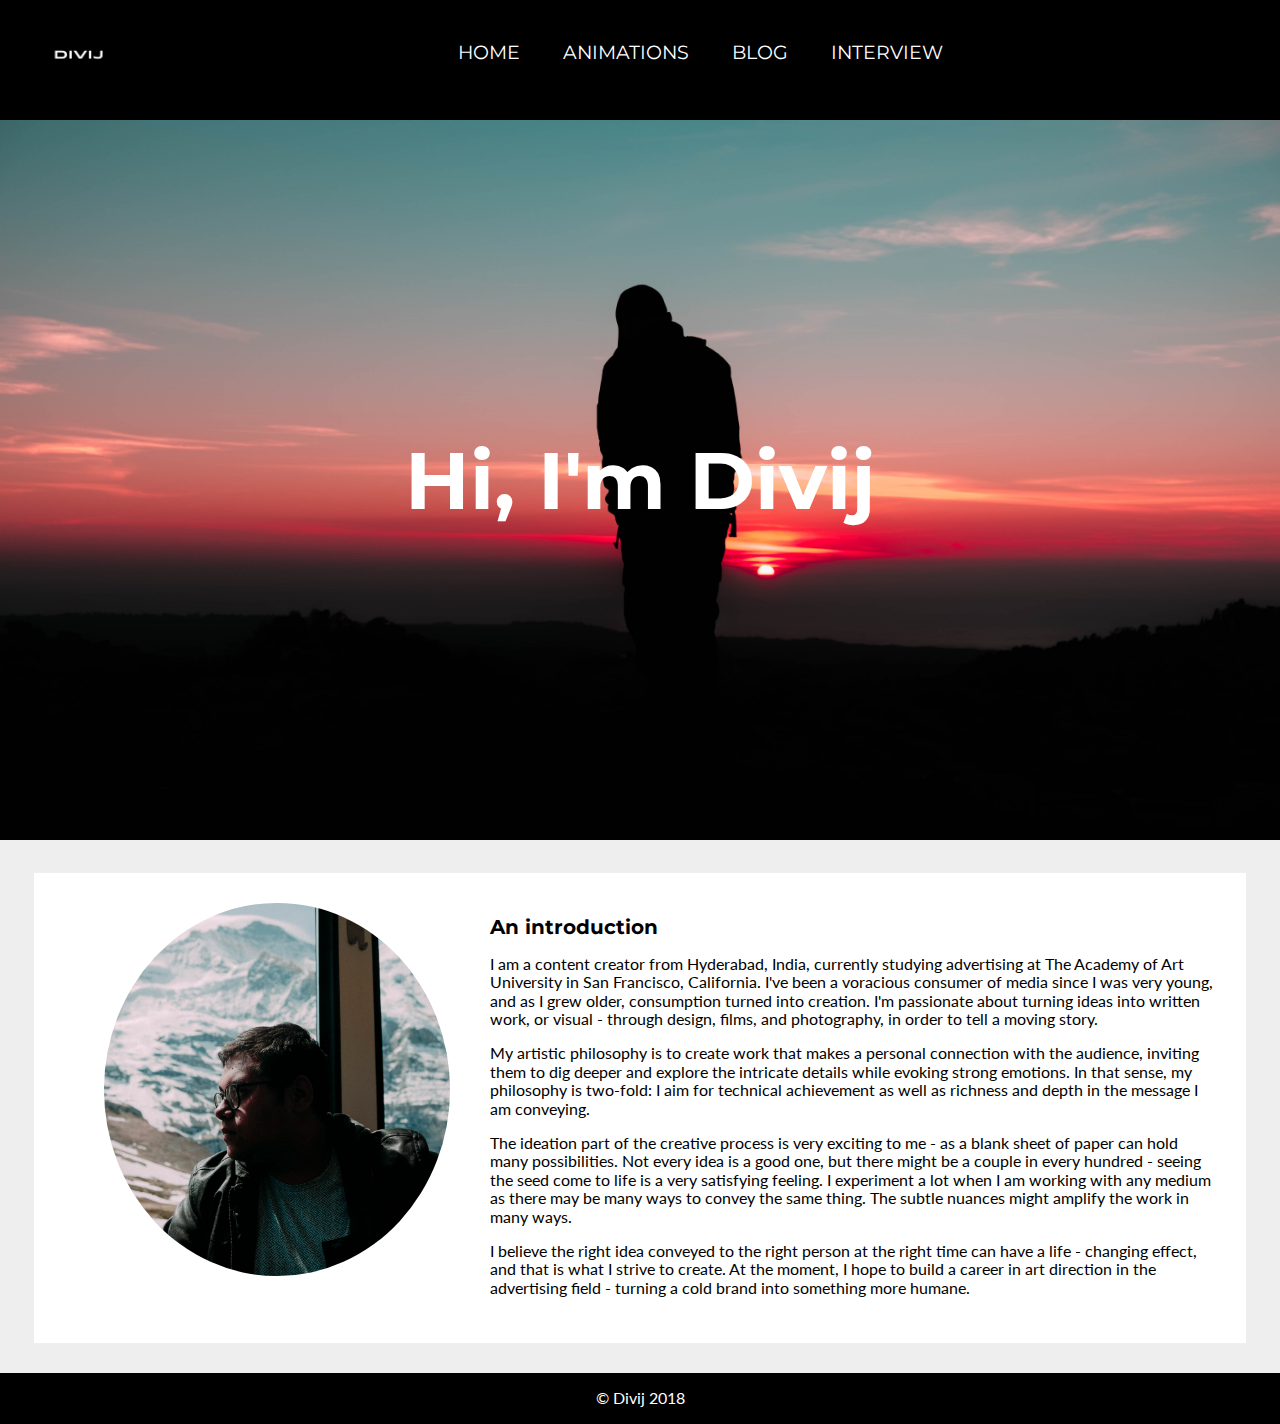
<file: index.html>
<!DOCTYPE html>
<html>
<head>
	<title>Divij's midterm</title>
	<link rel="stylesheet" type="text/css" href="style.css">
	<link rel="stylesheet" type="text/css" href="normalize.css">
	<link href="https://fonts.googleapis.com/css?family=Lato|Montserrat" rel="stylesheet">
</head>
<body>

	<header>
		<nav class="headrow">
			<img src="logo.png" class="logo">
			<ul>
				<li><a href="index.html">Home</a></li>
				<li><a href="animations.html">Animations</a></li>
				<li><a href="blog.html">Blog</a></li>
				<li><a href="interview.html">Interview</a></li>
			</ul>
		</nav>
</header>

<div class="landing-main">
		<img src="home1.jpg">
		<div class="featuretxt">
			<h1>Hi, I'm Divij</h1>
		</div>
	</div>

<div class="content">
	<img src="home2.jpg">
	<h1>An introduction</h1>
	<p>I am a content creator from Hyderabad, India, currently studying advertising at The Academy of Art University in San Francisco, California. I've been a voracious consumer of media since I was very young, and as I grew older, consumption turned into creation. I'm passionate about turning ideas into written work, or visual - through design, films, and photography, in order to tell a moving story.</p>

	<p>
	My artistic philosophy is to create work that makes a personal connection with the audience, inviting them to dig deeper and explore the intricate details while evoking strong emotions. In that sense, my philosophy is two-fold: I aim for technical achievement as well as richness and depth in the message I am conveying. 
	</p>

	<p>The ideation part of the creative process is very exciting to me - as a blank sheet of paper can hold many possibilities. Not every idea is a good one, but there might be a couple in every hundred - seeing the seed come to life is a very satisfying feeling. I experiment a lot when I am working with any medium as there may be many ways to convey the same thing. The subtle nuances might amplify the work in many ways.
	</p>

	<p>I believe the right idea conveyed to the right person at the right time can have a life - changing effect, and that is what I strive to create. At the moment, I hope to build a career in art direction in the advertising field - turning a cold brand into something more humane.</p>

</div>

<footer>
	<p>&copy; Divij 2018</p>
</footer>

</body>
</html>
</file>
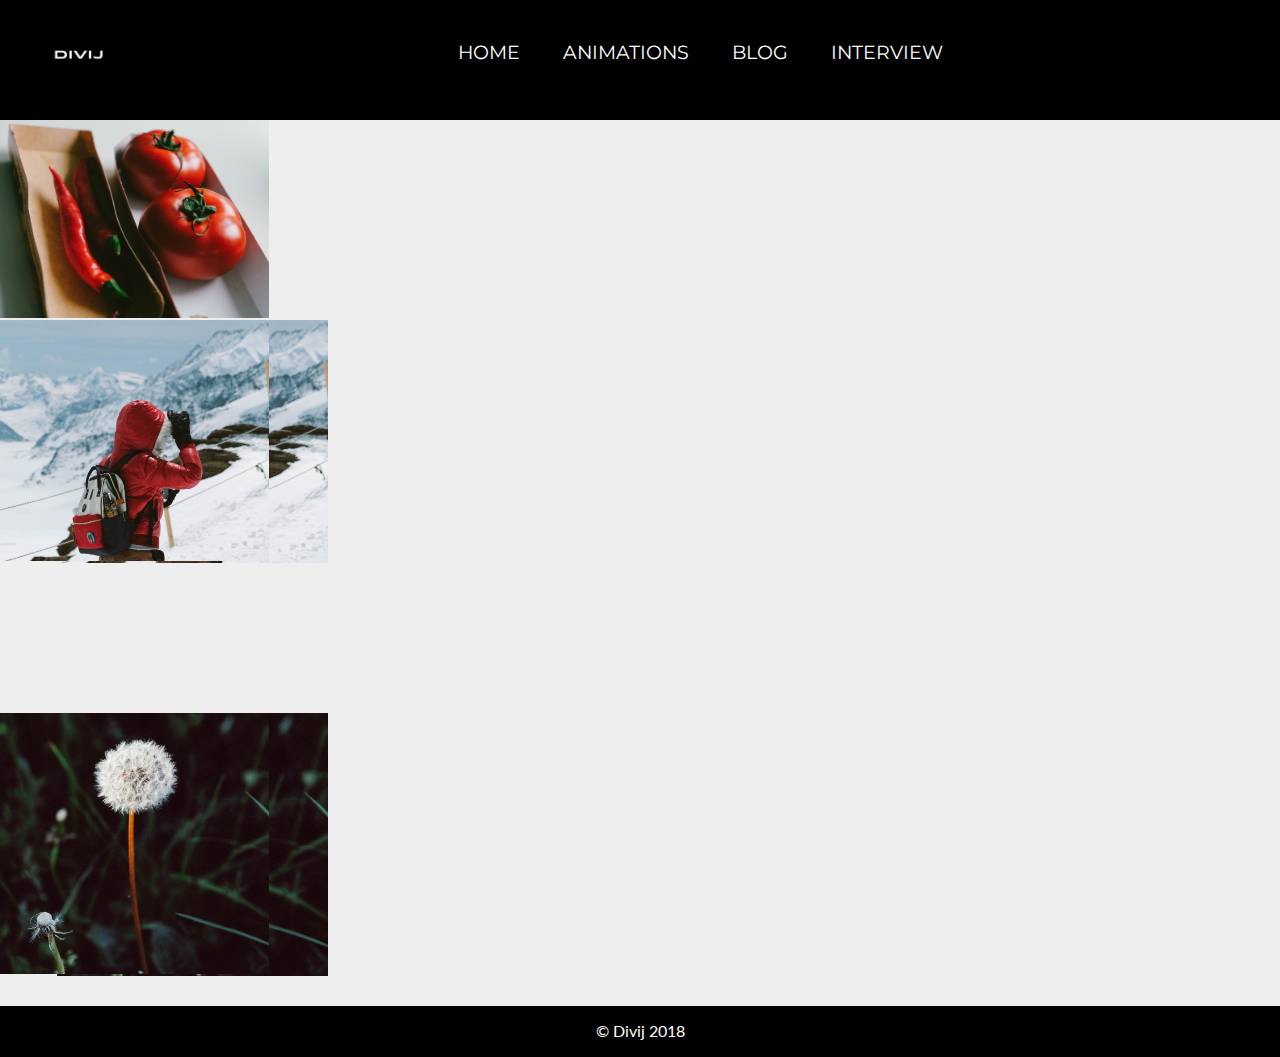
<file: animations.html>
<!DOCTYPE html>
<html>
<head>
	<title>Divij's midterm</title>
	<link rel="stylesheet" type="text/css" href="style.css">
	<link rel="stylesheet" type="text/css" href="normalize.css">
	<link href="https://fonts.googleapis.com/css?family=Lato|Montserrat" rel="stylesheet">
</head>
<body>

	<header>
		<nav class="headrow">
			<img src="logo.png" class="logo">
			<ul>
				<li><a href="index.html">Home</a></li>
				<li><a href="animations.html">Animations</a></li>
				<li><a href="blog.html">Blog</a></li>
				<li><a href="interview.html">Interview</a></li>
			</ul>
		</nav>
</header>

<div class="translate">
	<img src="animate1.jpg">
</div>
        
        <div class="skewy">
        	<img src="animate2.jpg">
        </div>
        
        <div class="rotatex">
        	<img src="animate3.jpg">
        </div>

<footer>
	<p>&copy; Divij 2018</p>
</footer>

</body>
</html>
</file>
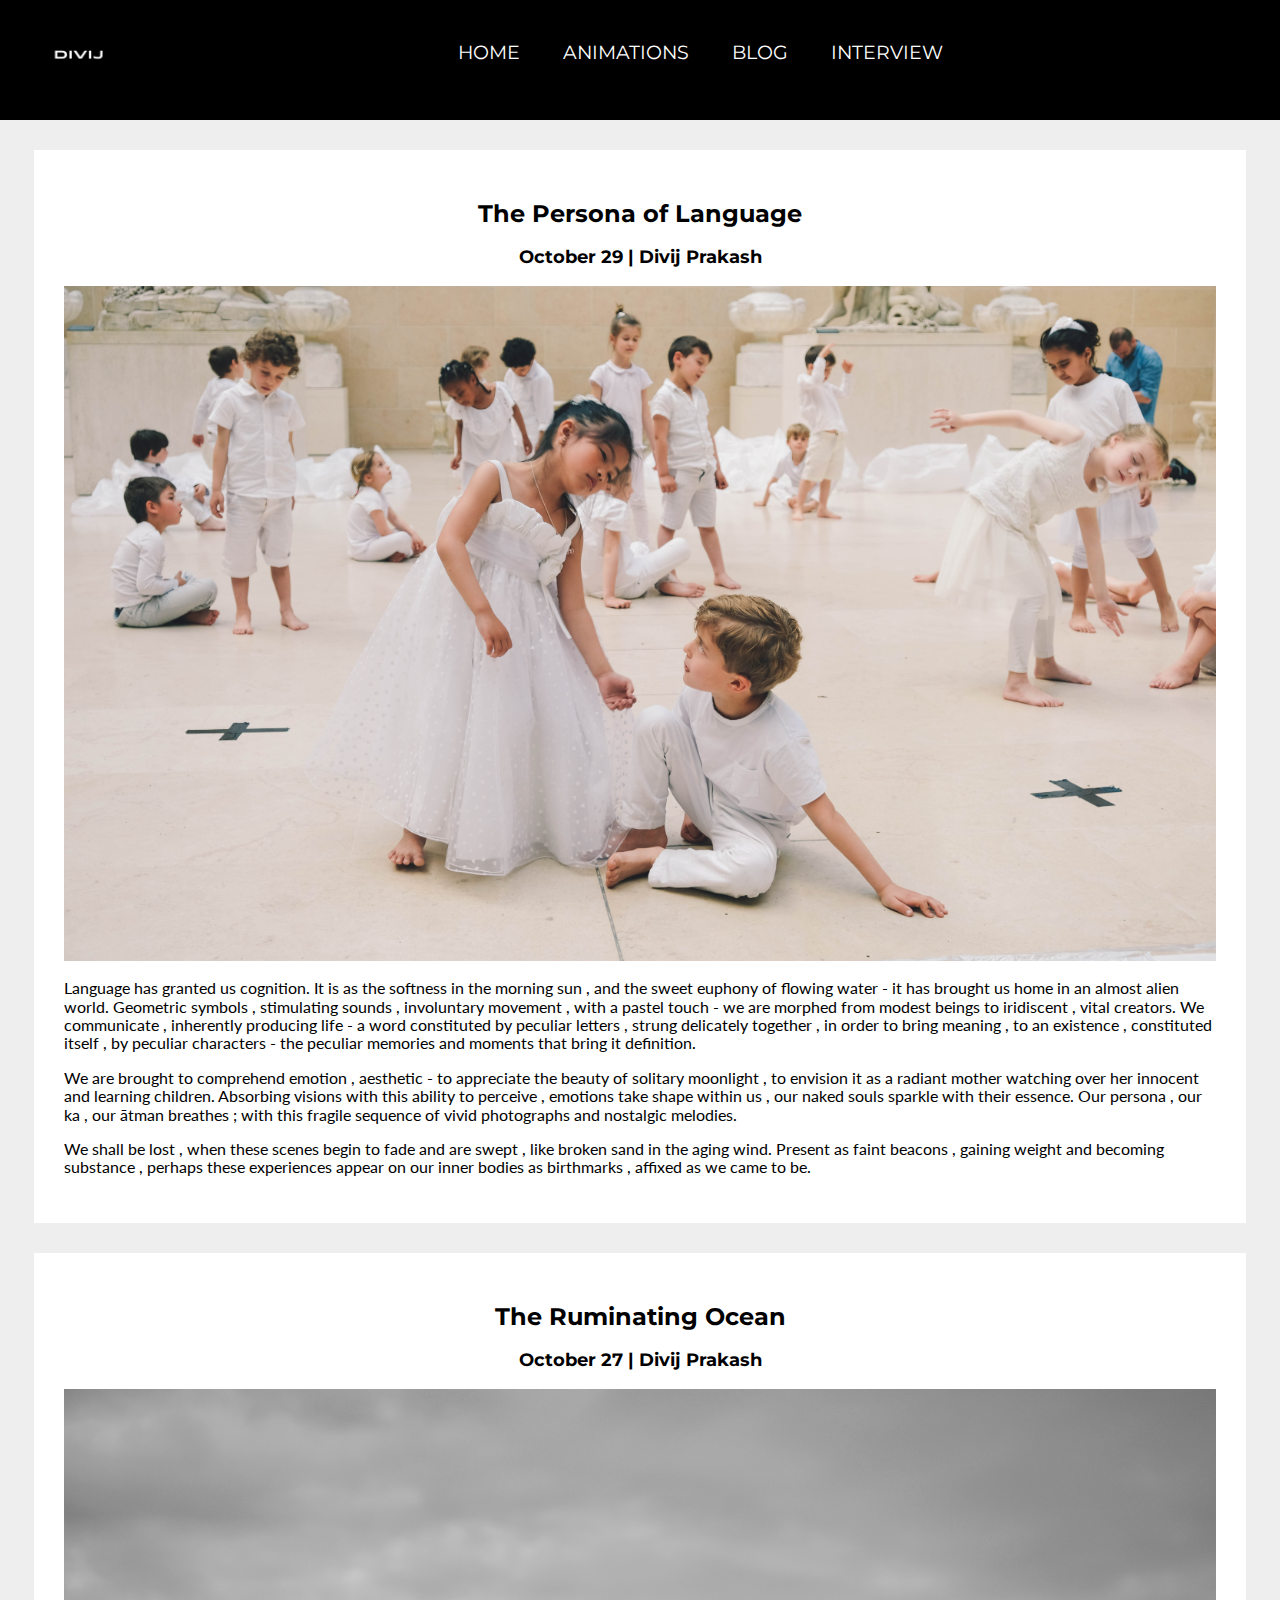
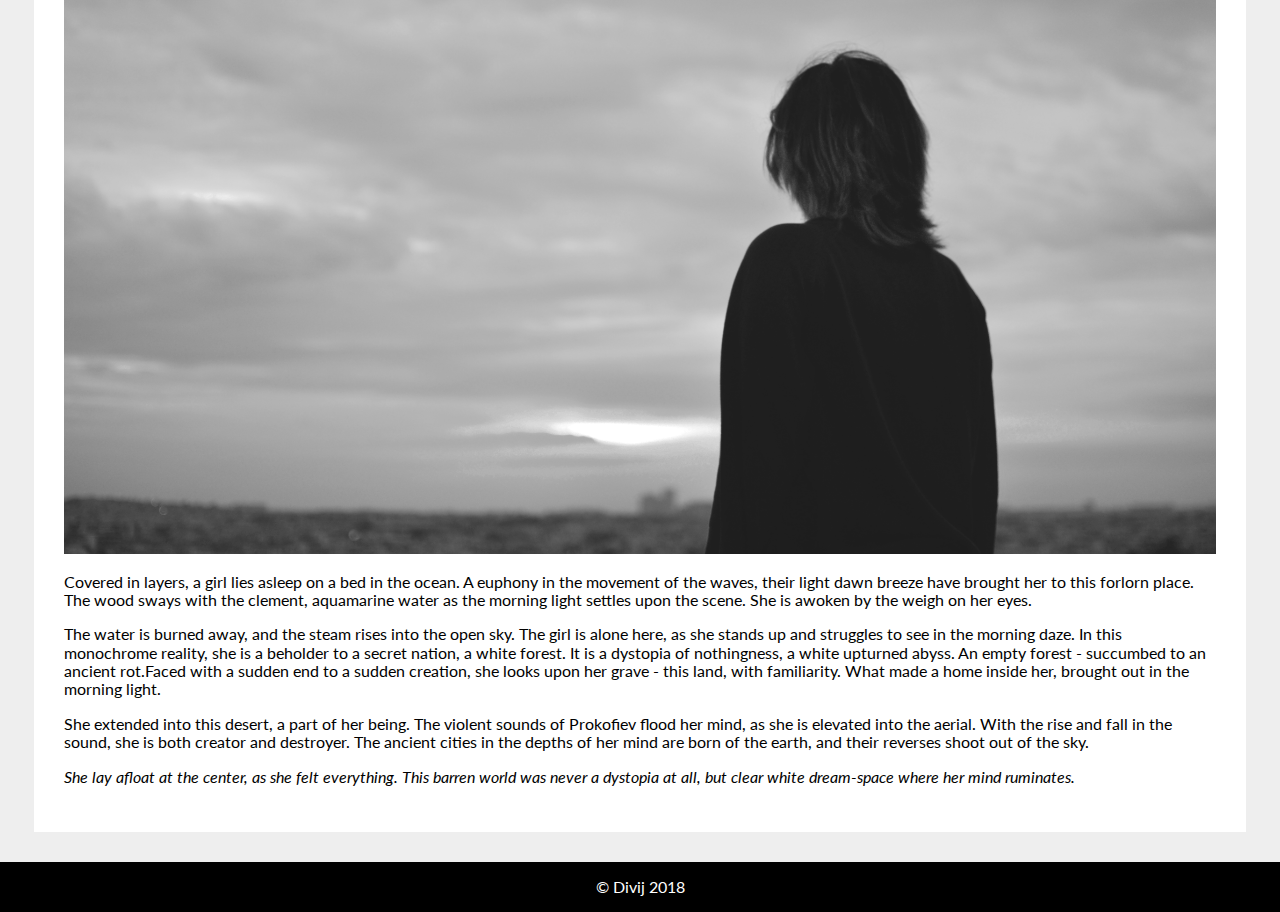
<file: blog.html>
<!DOCTYPE html>
<html>
<head>
	<title>Divij's midterm</title>
	<link rel="stylesheet" type="text/css" href="style.css">
	<link rel="stylesheet" type="text/css" href="normalize.css">
	<link href="https://fonts.googleapis.com/css?family=Lato|Montserrat" rel="stylesheet">
</head>
<body>

	<header>
		<nav class="headrow">
			<img src="logo.png" class="logo">
			<ul>
				<li><a href="index.html">Home</a></li>
				<li><a href="animations.html">Animations</a></li>
				<li><a href="blog.html">Blog</a></li>
				<li><a href="interview.html">Interview</a></li>
			</ul>
		</nav>
</header>

<div class="blogtxt1">

	<h2>The Persona of Language</h2>
	<h3>October 29 | Divij Prakash</h3>
	<img src="blog1.jpg">
	<p>
		Language has granted us cognition.
It is as the softness in the morning sun , and the sweet euphony of flowing water - it has brought us home in an almost alien world. Geometric symbols , stimulating sounds , involuntary movement , with a pastel touch - we are morphed from modest beings to iridiscent , vital creators. We communicate , inherently producing life - a word constituted by peculiar letters , strung delicately together , in order to bring meaning , to an existence , constituted itself , by peculiar characters - the peculiar memories and moments that bring it definition.</p>

<p>We are brought to comprehend emotion , aesthetic - to appreciate the beauty of solitary moonlight , to envision it as a radiant mother watching over her innocent and learning children. Absorbing visions with this ability to perceive , emotions take shape within us , our naked souls sparkle with their essence. Our persona , our ka , our ātman breathes ; with this fragile sequence of vivid photographs and nostalgic melodies.</p>

<p>We shall be lost , when these scenes begin to fade and are swept , like broken sand in the aging wind. Present as faint beacons , gaining weight and becoming substance , perhaps these experiences appear on our inner bodies as birthmarks , affixed as we came to be.

	</p>
</div>

<div class="blogtxt2">

	<h2>The Ruminating Ocean</h2>
	<h3>October 27 | Divij Prakash</h3>
	<img src="blog2.jpg">
	<p>Covered in layers, a girl lies asleep on a bed in the ocean. A euphony in the movement of the waves, their light dawn breeze have brought her to this forlorn place. The wood sways with the clement, aquamarine water as the morning light settles upon the scene. She is awoken by the weigh on her eyes.</p>

	<p>The water is burned away, and the steam rises into the open sky. The girl is alone here, as she stands up and struggles to see in the morning daze. In this monochrome reality, she is a beholder to a secret nation, a white forest. It is a dystopia of nothingness, a white upturned abyss. An empty forest - succumbed to an ancient rot.Faced with a sudden end to a sudden creation, she looks upon her grave - this land, with familiarity. What made a home inside her, brought out in the morning light.</p>

	<p>She extended into this desert, a part of her being. The violent sounds of Prokofiev flood her mind, as she is elevated into the aerial. With the rise and fall in the sound, she is both creator and destroyer. The ancient cities in the depths of her mind are born of the earth, and their reverses shoot out of the sky.</p>

	<p><i>She lay afloat at the center, as she felt everything.
	This barren world was
	never a dystopia at all,
	but clear white dream-space
	where her mind ruminates.</i></p>
</div>


<footer>
	<p>&copy; Divij 2018</p>
</footer>

</body>

</html>
</file>
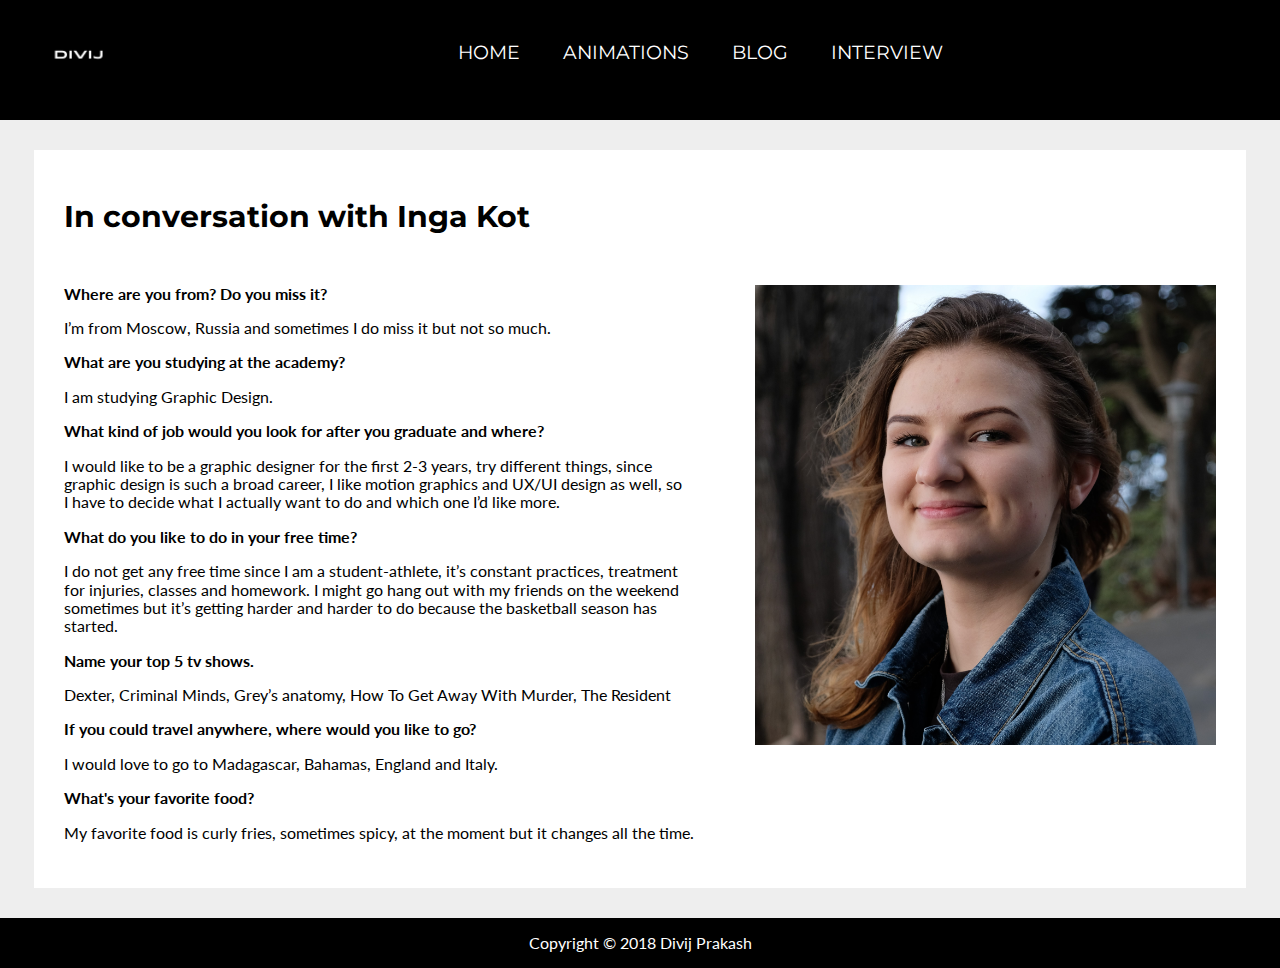
<file: interview.html>
<!DOCTYPE html>
<html>
<head>
	<title>Divij's midterm</title>
	<link rel="stylesheet" type="text/css" href="style.css">
	<link rel="stylesheet" type="text/css" href="normalize.css">
	<link href="https://fonts.googleapis.com/css?family=Lato|Montserrat" rel="stylesheet">
</head>
<body>

	<header>
		<nav class="headrow">
			<img src="logo.png" class="logo">
			<ul>
				<li><a href="index.html">Home</a></li>
				<li><a href="animations.html">Animations</a></li>
				<li><a href="blog.html">Blog</a></li>
				<li><a href="interview.html">Interview</a></li>
			</ul>
		</nav>
</header>

<div class="questions">
	<h1>In conversation with Inga Kot</h1>
	<img src="interview1.jpg">
	<p><b>Where are you from? Do you miss it?</b></p>
		<p>I’m from Moscow, Russia and sometimes I do miss it but not so much.</p>
	<p><b>What are you studying at the academy?</b></p>
		<p>I am studying Graphic Design.</p>
	<p><b>What kind of job would you look for after you graduate and where?</b></p>
		<p>I would like to be a graphic designer for the first 2-3 years, try different things, since graphic design is such a broad career, I like motion graphics and UX/UI design as well, so I have to decide what I actually want to do and which one I’d like more.</p>

	<p><b>What do you like to do in your free time?</b></p>
		<p>I do not get any free time since I am a student-athlete, it’s constant practices, treatment for injuries, classes and homework. I might go hang out with my friends on the weekend sometimes but it’s getting harder and harder to do because the basketball season has started.</p>
	<p><b>Name your top 5 tv shows.</b></p>
		<p>Dexter, Criminal Minds, Grey’s anatomy, How To Get Away With Murder, The Resident</p>
	<p><b>If you could travel anywhere, where would you like to go?</b></p>
		<p>I would love to go to Madagascar, Bahamas, England and Italy.</p>
	<p><b>What's your favorite food?</b></p>
		<p>My favorite food is curly fries, sometimes spicy, at the moment but it changes all the time.</p>
</div>

<footer>
	<p> Copyright &copy; 2018 Divij Prakash </p>
</footer>

</body>
</html>
</file>
<file: style.css>
body {
	background: #eee;
	font-size: 62.5%;
}

header {
	background: black;
	margin: 0px auto;
	height: auto;
	overflow: hidden;
}

.headrow {
	display: inline;
	width: 100%;
	height: 100px;
    margin: 0 auto;
}

.headrow li {
	display: inline-block;
	vertical-align: top;
	margin-right: 20px;
	height: 80px;
	line-height: 80px;
}

nav {
	font-size: 1.2em;
	margin: 0px auto;
	width: 650px;
	padding: 0px 0px 10px 0px;
	font-family: 'Montserrat', sans-serif;
	text-align: center;
}


nav li {
	display: inline;
}

nav a:link, nav a:active, nav a:visited {
	color: #fff;
	padding: 5px 10px;
	text-decoration: none;
	text-transform: uppercase;
	font-size: 1.6em;

}

nav a:hover {
	color: #333;
	background: #fff;
	-webkit-animation-name: navfade;
	-webkit-animation-duration: 3s;
}

@keyframes navfade{
	0% {opacity: 0;}
	25% {opacity: 2.5;}
	50% {opacity: 5.0;}
	75% {opacity: 7.5;}
	100% {opacity: 1;}
}

.questions {
	width: 90%;
	margin: 0px auto;
	background-color: white;
	padding: 30px 30px 30px 30px;
	margin-top: 30px;
	text-align: left;
	-webkit-animation-name: fadein;
	-webkit-animation-duration: 5s;
}


.blogtxt1, .blogtxt2 {
	width: 90%;
	margin: 0px auto;
	background-color: white;
	padding: 30px 30px 30px 30px;
	margin-top: 30px;
	text-align: left;
	-webkit-animation-name: fadein;
	-webkit-animation-duration: 5s;
}

.blogtxt1 img{
 width: 100%;
}

.blogtxt1 h2,h3{
 text-align: center;
}

.blogtxt2 h2,h3{
 text-align: center;
}

.blogtxt2 img{
 width: 100%;
}

@keyframes fadein{
	0% {opacity: 0;}
	25% {opacity: 2.5;}
	50% {opacity: 5.0;}
	75% {opacity: 7.5;}
	100% {opacity: 1;}
}

.questions img{
	float: right;
	width: 40%;
	margin: 0px 0px 0px 70px;
}

.questions h1{
	font-size: 3.0em;
	margin-bottom: 50px;

}

.logo {
	display: inline-block;
	float: left;
	vertical-align: top;
    height: 120px;
    width: auto;
 
    margin-left: 20px;

}

.landing-main{
	position: relative;
	text-align: center;
	color: white;
	-webkit-animation-name: loadup;
	-webkit-animation-duration: 5s;
	opacity: 1;
}

@keyframes loadup{
	0% {opacity: 0;}
	25% {opacity: 2.5;}
	50% {opacity: 5.0;}
	75% {opacity: 7.5;}
	100% {opacity: 1;}
}

.landing-main img{
	width: 100%;
}

.featuretxt {
position: absolute;
top: 50%;
left: 50%;
transform: translate(-50%, -50%);
font-size: 4.0em;
}

.content {
	width: 90%;
	margin: 0px auto;
	background-color: white;
	padding: 30px 30px 30px 30px;
	margin-top: 30px;
	text-align: left;
	-webkit-animation-name: fadein;
	-webkit-animation-duration: 5s;
}

.content img{
	width: 30%;
	float: left;
	margin: 0px 40px 40px 40px;
	border-radius: 50%;
}

p {
	font-family: 'Lato', sans-serif;
	font-size: 1.6em;
}

h1, h2 {
	font-family: 'Montserrat', sans-serif;
	font-size: 2.4em;

}

h3 {
	font-family: 'Montserrat', sans-serif;
	font-size: 1.8em;
}
img {
	width: 70%;
}

.translate {
    width: 30%;
    background-size: contain;
    background-repeat: no-repeat;
    background-position: center;
    -webkit-animation-name: mover;
    -webkit-animation-duration: 4s; 
    -webkit-animation-iteration-count: infinite; 
    animation-name: mover;
    animation-duration: 4s;
    animation-iteration-count: infinite;
}

@keyframes mover {
    from {transform: translate(400px, 100px);}
    to {transform: translate(700px, 150px);}
}



.skewy {
	width: 30%;
    background-image: url(animate2.jpg);
    background-size: contain;
    background-repeat: no-repeat;
    background-position: center;

    -webkit-animation-name: skewer;
    -webkit-animation-duration: 2s; 
    -webkit-animation-iteration-count: infinite; 
    animation-name: skewer;
    animation-duration: 2s;
    animation-iteration-count: infinite;
}

@keyframes skewer {
    from {transform: skewY(0deg);}
    to {transform: skewY(-40deg);}
}


.rotatex {
    
    width: 30%;
    margin-top: 150px;
    margin-bottom: 20px;
    background-image: url(animate3.jpg);
    background-size: contain;
    background-repeat: no-repeat;
    background-position: center;
    -webkit-animation-name: transformer; 
    -webkit-animation-duration: 2s; 
    -webkit-animation-iteration-count: infinite;
    animation-name: transformer;
    animation-duration: 2s;
    animation-iteration-count: infinite;
}

@keyframes transformer {
    from {transform: rotateX(0deg);}
    to {transform: rotateX(360deg);}
}

footer {
	background: black;
	margin: 0px auto;
	height: auto;
	overflow: hidden;
	text-align: center;
	margin-top: 30px;
	clear: both;
}

footer p {
	color: white;
}
</file>
